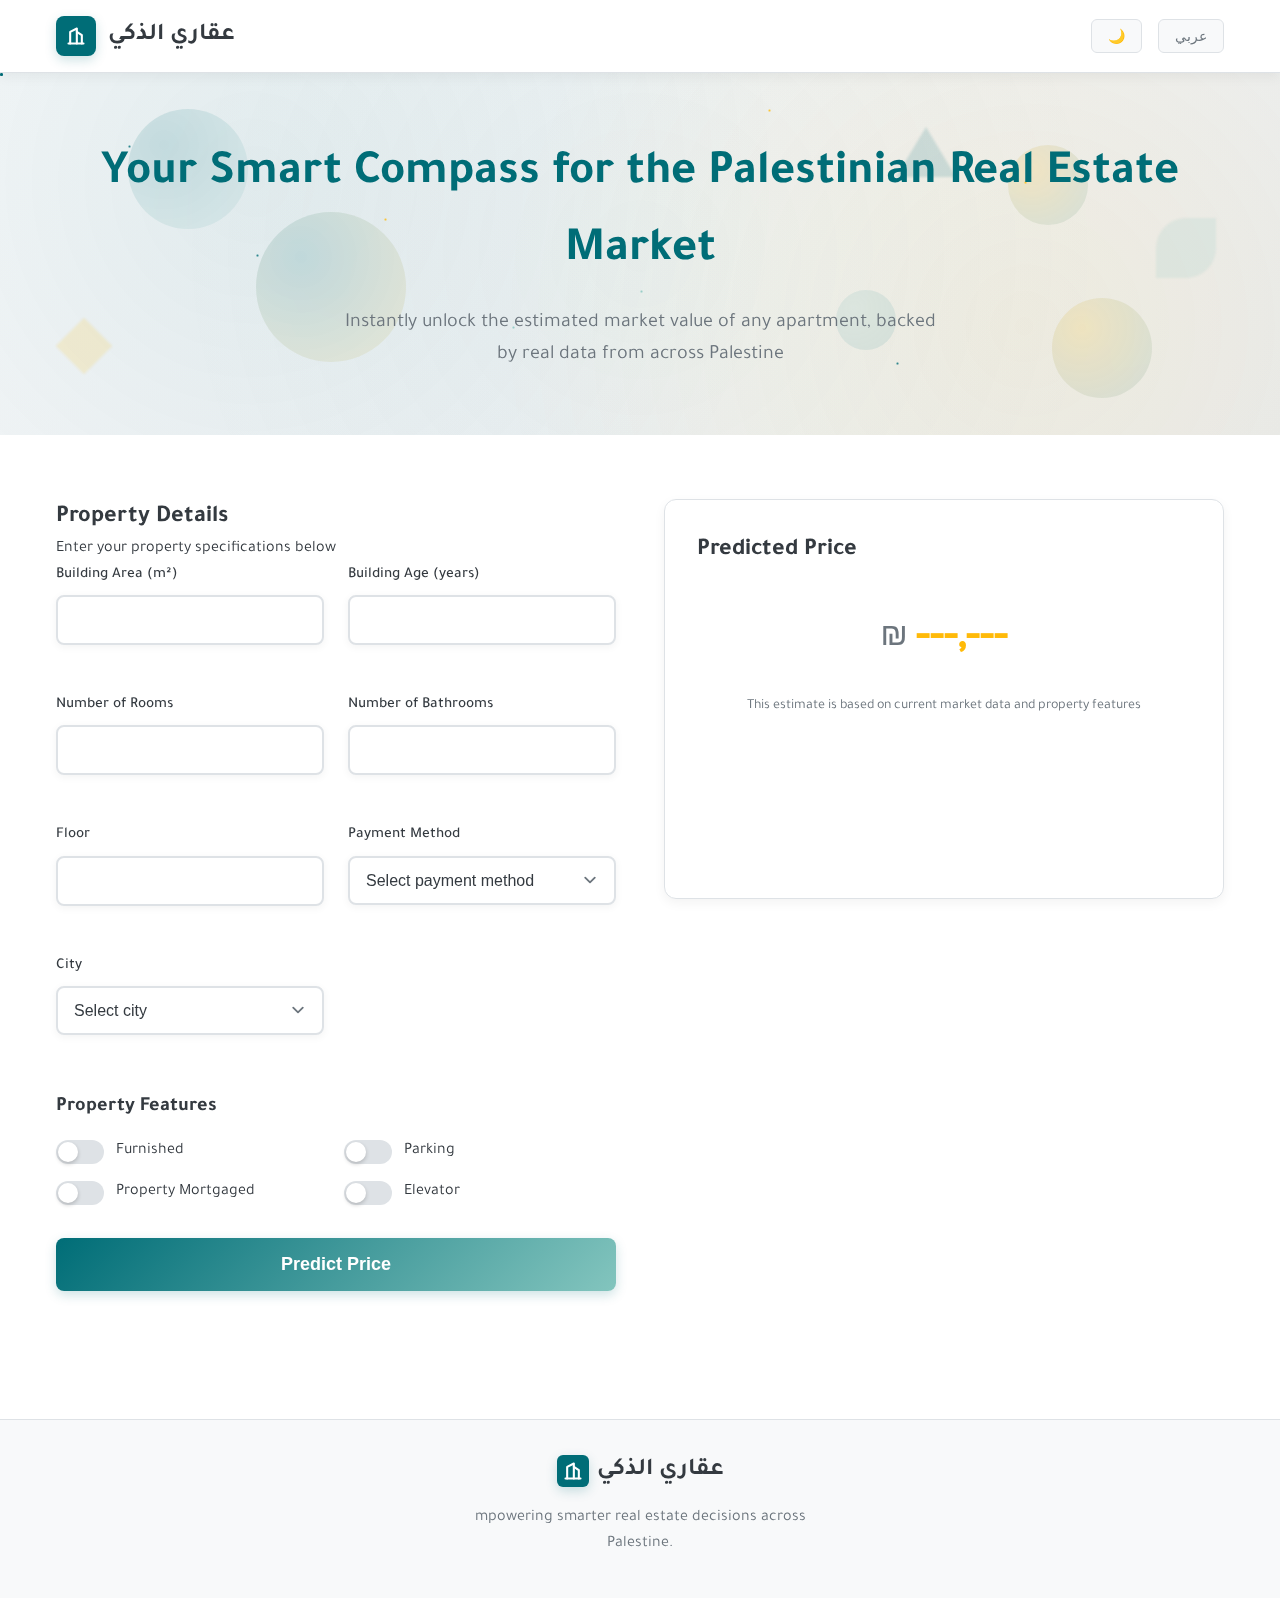
<file: index.html>
<!DOCTYPE html>
<html lang="en" dir="ltr">
<head>
    <meta charset="UTF-8">
    <meta name="viewport" content="width=device-width, initial-scale=1.0">
    <title>عقاري الذكي</title>
    <link rel="stylesheet" href="styles.css?v=1.1">
    <link href="https://fonts.googleapis.com/css2?family=Inter:wght@300;400;500;600;700&display=swap" rel="stylesheet">
    <link href="https://fonts.googleapis.com/css2?family=Tajawal:wght@400;500;700&display=swap" rel="stylesheet">
</head>
<body class="light-mode" data-lang="en">

<header class="header">
    <div class="container">
        <div class="header-content">
            <div class="logo">
                <div class="logo-icon">
                    <svg width="20" height="20" viewBox="0 0 24 24" fill="none" stroke="currentColor" stroke-width="2.5" stroke-linecap="round" stroke-linejoin="round">
                        <path d="M3 21h18"/>
                        <path d="M5 21V7l8-4v18"/>
                        <path d="M19 21V11l-6-4"/>
                    </svg>
                </div>
                <span class="logo-text">عقاري الذكي</span>
            </div>

            <div class="header-controls">
                <button class="theme-toggle" id="themeToggle">
                    <span class="theme-icon">🌙</span>
                </button>
                <button class="language-toggle" id="langToggle">
                    <span class="lang-text" data-en="عربي" data-ar="English">English</span>
                </button>
            </div>
        </div>
    </div>
</header>

<section class="hero">
    <div class="magical-background">
        <div class="floating-orb orb-1"></div>
        <div class="floating-orb orb-2"></div>
        <div class="floating-orb orb-3"></div>
        <div class="floating-orb orb-4"></div>
        <div class="floating-orb orb-5"></div>

        <div class="geometric-shape shape-1"></div>
        <div class="geometric-shape shape-2"></div>
        <div class="geometric-shape shape-3"></div>

        <div class="magic-particles">
            <div class="particle"></div>
            <div class="particle"></div>
            <div class="particle"></div>
            <div class="particle"></div>
            <div class="particle"></div>
            <div class="particle"></div>
            <div class="particle"></div>
            <div class="particle"></div>
            <div class="particle"></div>
            <div class="particle"></div>
            <div class="particle"></div>
            <div class="particle"></div>
            <div class="particle"></div>
            <div class="particle"></div>
            <div class="particle"></div>
            <div class="particle"></div>  
        </div>
    </div>
    <div class="container">
        <div class="hero-content">
            <h1 class="hero-title" data-en="Your Smart Compass for the Palestinian Real Estate Market" data-ar="بوصلتك الذكية لسوق العقارات الفلسطيني">
                Your Smart Compass for the Palestinian Real Estate Market
            </h1>
            <p class="hero-subtitle" data-en="Instantly unlock the estimated market value of any apartment, backed by real data from across Palestine" data-ar="اكتشف القيمة السوقية التقديرية لأي شقة فوراً، بناءً على بيانات من مختلف أنحاء فلسطين.">
                Instantly unlock the estimated market value of any apartment, backed by real-time data from across Palestine.
            </p>
        </div>
    </div>
</section>

<main class="main">
    <div class="container">
        <div class="prediction-interface">
            <div class="input-section">
                <div class="section-header">
                    <h2 data-en="Property Details" data-ar="تفاصيل العقار">Property Details</h2>
                    <p data-en="Enter your property specifications below" data-ar="أدخل مواصفات العقار أدناه">Enter your property specifications below</p>
                </div>

                <form class="property-form" id="propertyForm">
                    <div class="form-grid">
                        <div class="form-group">
                            <label data-en="Building Area (m²)" data-ar="مساحة البناء (م²)">Building Area (m²)</label>
                            <input type="number" id="buildingArea" placeholder="" min="1" required>
                        </div>

                        <div class="form-group">
                            <label data-en="Building Age (years)" data-ar="عمر البناء (سنوات)">Building Age (years)</label>
                            <input type="number" id="buildingAge" placeholder="" min="0" required>
                        </div>

                        <div class="form-group">
                            <label data-en="Number of Rooms" data-ar="عدد الغرف">Number of Rooms</label>
                            <input type="number" id="rooms" placeholder="" min="1" required>
                        </div>

                        <div class="form-group">
                            <label data-en="Number of Bathrooms" data-ar="عدد الحمامات">Number of Bathrooms</label>
                            <input type="number" id="bathrooms" placeholder="" min="1" required>
                        </div>

                        <div class="form-group">
                            <label data-en="Floor" data-ar="الطابق">Floor</label>
                            <input type="number" id="floor" placeholder="" min="0" required>
                        </div>

                        <div class="form-group">
                            <label data-en="Payment Method" data-ar="طريقة الدفع">Payment Method</label>
                            <select id="paymentMethod" required>
                                <option value="" data-en="Select payment method" data-ar="اختر طريقة الدفع">Select payment method</option>
                                <option value="cash" data-en="Cash" data-ar="نقدي">Cash</option>
                                <option value="mortgage" data-en="Mortgage" data-ar="رهن عقاري">Mortgage</option>
                                <option value="installments" data-en="Installments" data-ar="أقساط">Installments</option>
                            </select>
                        </div>

                        <div class="form-group full-width">
                            <label data-en="City" data-ar="المدينة">City</label>
                            <select id="city" required>
                                <option value="" data-en="Select city" data-ar="اختر المدينة">Select city</option>
                                <option value="jerusalem" data-en="Jerusalem" data-ar="القدس">Jerusalem</option>
                                <option value="ramallah" data-en="Ramallah" data-ar="رام الله">Ramallah</option>
                                <option value="bethlehem" data-en="Bethlehem" data-ar="بيت لحم">Bethlehem</option>
                                <option value="nablus" data-en="Nablus" data-ar="نابلس">Nablus</option>
                                <option value="hebron" data-en="Hebron" data-ar="الخليل">Hebron</option>
                            </select>
                        </div>
                    </div>

                    <div class="features-section">
                        <h3 data-en="Property Features" data-ar="مميزات العقار">Property Features</h3>
                        <div class="features-grid">
                            <div class="feature-toggle">
                                <label class="toggle-label">
                                    <input type="checkbox" id="furnished">
                                    <span class="toggle-slider"></span>
                                    <span class="toggle-text" data-en="Furnished" data-ar="مفروشة">Furnished</span>
                                </label>
                            </div>

                            <div class="feature-toggle">
                                <label class="toggle-label">
                                    <input type="checkbox" id="parking">
                                    <span class="toggle-slider"></span>
                                    <span class="toggle-text" data-en="Parking" data-ar="موقف سيارات">Parking</span>
                                </label>
                            </div>

                            <div class="feature-toggle">
                                <label class="toggle-label">
                                    <input type="checkbox" id="garden">
                                    <span class="toggle-slider"></span>
                                    <span class="toggle-text" data-en="Property Mortgaged" data-ar="العقار مرهون">Property Mortgaged</span>
                                </label>
                            </div>

                            <div class="feature-toggle">
                                <label class="toggle-label">
                                    <input type="checkbox" id="elevator">
                                    <span class="toggle-slider"></span>
                                    <span class="toggle-text" data-en="Elevator" data-ar="مصعد">Elevator</span>
                                </label>
                            </div>
                        </div>
                    </div>

                    <button type="submit" class="predict-btn" id="predictBtn">
                        <span class="btn-content">
                            <span class="btn-text" data-en="Predict Price" data-ar="تقدير السعر">Predict Price</span>
                        </span>
                        <div class="loading-spinner" style="display: none;">
                            <div class="spinner"></div>
                        </div>
                    </button>
                </form>
            </div>

            <div class="results-section">
                <div class="results-card" id="resultsCard">
                    <div class="results-header">
                        <h3 data-en="Predicted Price" data-ar="السعر المتوقع">Predicted Price</h3>
                    </div>

                    <div class="price-display" id="priceDisplay">
                        <div class="price-value">
                            <span class="currency">₪</span>
                            <span class="amount" id="predictedPrice">---,---</span>
                        </div>
                        <p class="price-description" data-en="This estimate is based on current market data and property features" data-ar="هذا التقدير مبني على بيانات السوق الحالية ومميزات العقار">
                            This estimate is based on current market data and property features
                        </p>
                    </div>

                    <div class="price-breakdown" id="priceBreakdown" style="display: none;">
                        <h4 data-en="Price Factors" data-ar="عوامل السعر">Price Factors</h4>
                        <div class="factor-list">
                            <div class="factor-item">
                                <span data-en="Location" data-ar="الموقع">Location</span>
                                <span class="factor-impact">+15%</span>
                            </div>
                            <div class="factor-item">
                                <span data-en="Size" data-ar="المساحة">Size</span>
                                <span class="factor-impact">+25%</span>
                            </div>
                            <div class="factor-item">
                                <span data-en="Age" data-ar="العمر">Age</span>
                                <span class="factor-impact">-5%</span>
                            </div>
                            <div class="factor-item">
                                <span data-en="Features" data-ar="المميزات">Features</span>
                                <span class="factor-impact">+8%</span>
                            </div>
                        </div>
                    </div>
                </div>
            </div>
        </div>
    </div>
</main>

<footer class="footer">
    <div class="container">
        <div class="footer-content">
            <div class="footer-logo">
                <div class="logo-icon">
                    <svg width="20" height="20" viewBox="0 0 24 24" fill="none" stroke="currentColor" stroke-width="2.5" stroke-linecap="round" stroke-linejoin="round">
                        <path d="M3 21h18"/>
                        <path d="M5 21V7l8-4v18"/>
                        <path d="M19 21V11l-6-4"/>
                    </svg>
                </div>
                <span class="logo-text">عقاري الذكي</span>
            </div>
            <p class="footer-description" data-en="mpowering smarter real estate decisions across Palestine." data-ar="نحو قرارات عقارية أذكى في فلسطين.">
                AI-powered real estate price prediction platform
            </p>
        </div>
    </div>
</footer>

<script src="script.js"></script>
</body>
</html>
</file>
<file: styles.css>
:root {
    --primary-color: #006D77;
    --secondary-color: #F8F9FA;
    --text-color: #343A40;
    --border-color: #dee2e6;
    --shadow-color: rgba(0, 0, 0, 0.1);
    --success-color: #FFBA08;
    --error-color: #dc3545;
    --warning-color: #ffc107;
    --bg-primary: #ffffff;
    --bg-secondary: #f8f9fa;
    --bg-tertiary: #e9ecef;
    --text-primary: #343a40;
    --text-secondary: #6c757d;
    --text-muted: #adb5bd;
    --shadow-light: rgba(0, 0, 0, 0.05);
    --shadow-medium: rgba(0, 0, 0, 0.1);
    --shadow-heavy: rgba(0, 0, 0, 0.15);
    --gradient-primary: linear-gradient(135deg, #006D77 0%, #83C5BE 100%);
    --gradient-secondary: linear-gradient(135deg, #FFBA08 0%, #FAD5A5 100%);
    --gradient-success: linear-gradient(135deg, #FFBA08 0%, #F4A261 100%);
}

.dark-mode {
    --bg-primary: #1a1d23;
    --bg-secondary: #252832;
    --bg-tertiary: #2f3349;
    --text-primary: #e8eaed;
    --text-secondary: #c4c7c5;
    --text-muted: #9aa0a6;
    --border-color: #3c4043;
    --shadow-light: rgba(0, 0, 0, 0.15);
    --shadow-medium: rgba(0, 0, 0, 0.25);
    --shadow-heavy: rgba(0, 0, 0, 0.35);
    --primary-color: #4fc3c7;
    --success-color: #ffd60a;
}

* {
    margin: 0;
    padding: 0;
    box-sizing: border-box;
    transition: color 0.3s ease, background-color 0.3s ease, border-color 0.3s ease;
}

body {
    font-family: "Tajawal", -apple-system, BlinkMacSystemFont, sans-serif;
    background: var(--bg-primary);
    color: var(--text-primary);
    line-height: 1.6;
    transition: all 0.3s ease;
    animation: fadeInUp 0.8s ease-out;
    perspective: 2000px;
    transform-style: preserve-3d;
    overflow-x: hidden;
}

/* Changed position to absolute */
.magical-background {
    position: absolute;
    top: 0;
    left: 0;
    width: 100%;
    height: 100%;
    pointer-events: none;
    z-index: 0;
    transform-style: preserve-3d;
    perspective: 1500px;
}

.floating-orb {
    position: absolute;
    border-radius: 50%;
    background: radial-gradient(circle at 30% 30%, rgba(0, 109, 119, 0.1), transparent);
    backdrop-filter: blur(20px);
    animation: magicalFloat 8s ease-in-out infinite;
    transform-style: preserve-3d;
}

.orb-1 {
    width: 120px;
    height: 120px;
    top: 10%;
    left: 10%;
    background: radial-gradient(circle at 30% 30%, rgba(0, 109, 119, 0.15), rgba(131, 197, 190, 0.1));
    animation-delay: 0s;
    animation-duration: 12s;
}

.orb-2 {
    width: 80px;
    height: 80px;
    top: 20%;
    right: 15%;
    background: radial-gradient(circle at 30% 30%, rgba(255, 186, 8, 0.15), rgba(0, 109, 119, 0.1));
    animation-delay: -2s;
    animation-duration: 10s;
}

.orb-3 {
    width: 150px;
    height: 150px;
    bottom: 20%;
    left: 20%;
    background: radial-gradient(circle at 30% 30%, rgba(0, 109, 119, 0.15), rgba(255, 186, 8, 0.1));
    animation-delay: -4s;
    animation-duration: 14s;
}

.orb-4 {
    width: 60px;
    height: 60px;
    top: 60%;
    right: 30%;
    background: radial-gradient(circle at 30% 30%, rgba(131, 197, 190, 0.15), rgba(0, 109, 119, 0.1));
    animation-delay: -6s;
    animation-duration: 8s;
}

.orb-5 {
    width: 100px;
    height: 100px;
    bottom: 10%;
    right: 10%;
    background: radial-gradient(circle at 30% 30%, rgba(255, 186, 8, 0.15), rgba(0, 109, 119, 0.1));
    animation-delay: -8s;
    animation-duration: 16s;
}

.geometric-shape {
    position: absolute;
    transform-style: preserve-3d;
    animation: geometricRotate 20s linear infinite;
}

.shape-1 {
    width: 0;
    height: 0;
    top: 15%;
    left: 70%;
    border-left: 30px solid transparent;
    border-right: 30px solid transparent;
    border-bottom: 50px solid rgba(0, 109, 119, 0.15);
    animation-delay: 0s;
    filter: blur(1px);
}

.shape-2 {
    width: 40px;
    height: 40px;
    top: 70%;
    left: 5%;
    background: rgba(255, 186, 8, 0.15);
    transform: rotate(45deg);
    animation-delay: -5s;
    filter: blur(1px);
}

.shape-3 {
    width: 60px;
    height: 60px;
    top: 40%;
    right: 5%;
    background: rgba(131, 197, 190, 0.15);
    border-radius: 50% 0 50% 0;
    animation-delay: -10s;
    filter: blur(1px);
}

.magic-particles {
    position: absolute;
    width: 100%;
    height: 100%;
    transform-style: preserve-3d;
}

.particle {
    position: absolute;
    width: 3px;
    height: 3px;
    background: radial-gradient(circle, rgba(0, 109, 119, 0.8), transparent);
    border-radius: 50%;
    animation: magicalParticles 15s linear infinite;
    transform-style: preserve-3d;
}

.particle:nth-child(1) {
    top: 20%;
    left: 10%;
    animation-delay: 0s;
    background: radial-gradient(circle, rgba(0, 109, 119, 0.8), transparent);
}

.particle:nth-child(2) {
    top: 40%;
    left: 30%;
    animation-delay: -2s;
    background: radial-gradient(circle, rgba(255, 186, 8, 0.8), transparent);
}

.particle:nth-child(3) {
    top: 60%;
    left: 50%;
    animation-delay: -4s;
    background: radial-gradient(circle, rgba(131, 197, 190, 0.8), transparent);
}

.particle:nth-child(4) {
    top: 80%;
    left: 70%;
    animation-delay: -6s;
    background: radial-gradient(circle, rgba(0, 109, 119, 0.8), transparent);
}

.particle:nth-child(5) {
    top: 30%;
    left: 80%;
    animation-delay: -8s;
    background: radial-gradient(circle, rgba(255, 186, 8, 0.8), transparent);
}

.particle:nth-child(6) {
    top: 50%;
    left: 20%;
    animation-delay: -10s;
    background: radial-gradient(circle, rgba(0, 109, 119, 0.8), transparent);
}

.particle:nth-child(7) {
    top: 70%;
    left: 40%;
    animation-delay: -12s;
    background: radial-gradient(circle, rgba(131, 197, 190, 0.8), transparent);
}

.particle:nth-child(8) {
    top: 10%;
    left: 60%;
    animation-delay: -14s;
    background: radial-gradient(circle, rgba(255, 186, 8, 0.8), transparent);
}

[dir="rtl"] {
    text-align: right;
}

[dir="rtl"] .form-grid {
    direction: rtl;
}

[dir="rtl"] .header-content {
    flex-direction: row-reverse;
}

[dir="rtl"] .header-controls {
    flex-direction: row-reverse;
}

[dir="rtl"] .logo {
    flex-direction: row-reverse;
}

.container {
    max-width: 1200px;
    margin: 0 auto;
    padding: 0 1rem;
    transform-style: preserve-3d;
}

.header {
    background: var(--bg-primary);
    border-bottom: 1px solid var(--border-color);
    padding: 1rem 0;
    position: sticky;
    top: 0;
    z-index: 100;
    backdrop-filter: blur(20px);
    animation: slideInRight 0.6s ease-out;
    box-shadow: 0 4px 12px var(--shadow-light);
    transform-style: preserve-3d;
}

.header-content {
    display: flex;
    justify-content: space-between;
    align-items: center;
}

.logo {
    display: flex;
    align-items: center;
    gap: 0.75rem;
}

.logo-icon {
    width: 2.5rem;
    height: 2.5rem;
    background: var(--primary-color);
    color: white;
    border-radius: 0.5rem;
    display: flex;
    align-items: center;
    justify-content: center;
    font-weight: 700;
    font-size: 1.25rem;
    transform-style: preserve-3d;
    box-shadow: 0 4px 12px rgba(0, 109, 119, 0.2);
}

.footer-logo .logo-icon {
    animation: magicalLogoFloat 6s ease-in-out infinite;
}

.logo-text {
    font-size: 1.5rem;
    font-weight: 700;
    color: var(--text-primary);
}

.header-controls {
    display: flex;
    align-items: center;
    gap: 1rem;
}

.theme-toggle,
.language-toggle {
    background: var(--bg-secondary);
    border: 1px solid var(--border-color);
    border-radius: 0.375rem;
    padding: 0.5rem 1rem;
    display: flex;
    align-items: center;
    justify-content: center;
    cursor: pointer;
    transition: all 0.3s ease;
    position: relative;
    overflow: hidden;
    transform-style: preserve-3d;
    font-size: 0.875rem;
    font-weight: 500;
    color: var(--text-secondary);
	max-height: 34px;
}

.theme-toggle::before,
.language-toggle::before {
    content: "";
    position: absolute;
    top: 0;
    left: -100%;
    width: 100%;
    height: 100%;
    background: linear-gradient(90deg, transparent, rgba(0, 109, 119, 0.1), transparent);
    transition: left 0.5s;
}

.theme-toggle:hover::before,
.language-toggle:hover::before {
    left: 100%;
}

.theme-toggle:hover,
.language-toggle:hover {
    background: var(--bg-tertiary);
    transform: translateY(-2px) translateZ(5px);
    box-shadow: 0 6px 20px var(--shadow-medium);
    border-color: var(--primary-color);
    color: var(--primary-color);
}

.language-toggle {
    border: 1px solid var(--border-color);
    border-radius: 0.375rem;
    overflow: hidden;
    transform-style: preserve-3d;
    padding: 0.5rem 1rem;
}

.lang-btn {
    background: none;
    border: none;
    cursor: pointer;
    color: var(--text-secondary);
    font-weight: 500;
    font-size: 0.875rem;
    transition: all 0.3s ease;
    transform-style: preserve-3d;
    padding: 0;
}

.lang-btn:hover {
    color: var(--primary-color);
    transform: translateZ(2px);
}

.lang-btn.active {
    color: var(--primary-color);
    font-weight: 600;
}

.lang-separator {
    color: var(--border-color);
    font-size: 0.875rem;
}

.hero {
    background: linear-gradient(135deg, var(--bg-secondary) 0%, var(--bg-tertiary) 100%);
    padding: 4rem 0;
    text-align: center;
    animation: fadeInUp 1s ease-out 0.2s both;
    transform-style: preserve-3d;
    position: relative;
    overflow: hidden;
    z-index: 1;
}

.hero::before {
    content: "";
    position: absolute;
    top: 0;
    left: 0;
    right: 0;
    bottom: 0;
    background: radial-gradient(circle at 20% 30%, rgba(0, 109, 119, 0.08) 0%, transparent 50%), radial-gradient(circle at 80% 70%, rgba(255, 186, 8, 0.08) 0%, transparent 50%), radial-gradient(circle at 50% 50%, rgba(131, 197, 190, 0.05) 0%, transparent 70%);
    transform: translateZ(-50px);
    z-index: -1;
    animation: magicalBackground 12s ease-in-out infinite;
}

.hero-title {
    font-size: 3rem;
    font-weight: 700;
    margin-bottom: 1rem;
    color: var(--primary-color);
    animation: magicalTitleScale 1.2s ease-out 0.4s both;
    transform-style: preserve-3d;
}

.hero-subtitle {
    font-size: 1.25rem;
    color: var(--text-secondary);
    max-width: 600px;
    margin: 0 auto;
    animation: magicalFadeIn 1s ease-out 0.8s both;
    transform-style: preserve-3d;
}

.hero-content {
    position: relative;
    z-index: 2;
}

.main {
    padding: 4rem 0;
    transform-style: preserve-3d;
    position: relative;
}

.prediction-interface {
    display: grid;
    grid-template-columns: 1fr 1fr;
    gap: 3rem;
    align-items: start;
    transform-style: preserve-3d;
    font-family: "Tajawal", -apple-system, BlinkMacSystemFont, sans-serif;
}

.form-group {
    margin-bottom: 1.5rem;
    position: relative;
    transform-style: preserve-3d;
}

.form-group label {
    display: block;
    margin-bottom: 0.5rem;
    font-weight: 500;
    color: var(--text-primary);
    font-size: 0.95rem;
    transform: translateZ(2px);
}

input[type="text"],
input[type="number"],
select {
    width: 100%;
    padding: 0.875rem 1rem;
    border: 2px solid var(--border-color);
    border-radius: 0.5rem;
    background: var(--bg-primary);
    color: var(--text-primary);
    font-size: 1rem;
    transition: all 0.3s ease;
    outline: none;
    position: relative;
    transform-style: preserve-3d;
    backdrop-filter: blur(10px);
    box-shadow: 0 2px 8px var(--shadow-light);
}

input[type="text"]::placeholder,
input[type="number"]::placeholder {
    color: var(--text-secondary);
    opacity: 0.7;
}

input[type="text"]:focus,
input[type="number"]:focus,
select:focus {
    border-color: var(--primary-color);
    box-shadow: 0 0 0 3px rgba(0, 109, 119, 0.1), 0 4px 12px var(--shadow-medium);
    transform: translateY(-2px) translateZ(4px);
    background: var(--bg-secondary);
}

input[type="text"]:hover,
input[type="number"]:hover,
select:hover {
    border-color: rgba(0, 109, 119, 0.4);
    transform: translateY(-1px) translateZ(2px);
    box-shadow: 0 3px 10px var(--shadow-light);
}

select {
    cursor: pointer;
    appearance: none;
    background-image: url("data:image/svg+xml,%3csvg xmlns='http://www.w3.org/2000/svg' fill='none' viewBox='0 0 20 20'%3e%3cpath stroke='%236c757d' stroke-linecap='round' stroke-linejoin='round' stroke-width='1.5' d='m6 8 4 4 4-4'/%3e%3c/svg%3e");
    background-position: right 0.75rem center;
    background-repeat: no-repeat;
    background-size: 1.5em 1.5em;
    padding-right: 2.5rem;
}

.dark-mode select {
    background-image: url("data:image/svg+xml,%3csvg xmlns='http://www.w3.org/2000/svg' fill='none' viewBox='0 0 20 20'%3e%3cpath stroke='%23adb5bd' stroke-linecap='round' stroke-linejoin='round' stroke-width='1.5' d='m6 8 4 4 4-4'/%3e%3c/svg%3e");
}

.form-grid {
    display: grid;
    grid-template-columns: 1fr 1fr;
    gap: 1.5rem;
    margin-bottom: 2rem;
}

.form-grid .form-group:nth-child(odd) {
    animation: slideInLeft 0.6s ease-out calc(var(--i, 0) * 0.1s) both;
}

.form-grid .form-group:nth-child(even) {
    animation: slideInRight 0.6s ease-out calc(var(--i, 0) * 0.1s) both;
}

.features-section {
    margin-bottom: 2rem;
}

.features-section h3 {
    font-size: 1.25rem;
    font-weight: 600;
    margin-bottom: 1rem;
}

.features-grid {
    display: grid;
    grid-template-columns: 1fr 1fr;
    gap: 1rem;
}

.feature-toggle {
    display: flex;
    align-items: center;
    animation: slideInRight 0.6s ease-out both;
}

.feature-toggle:nth-child(1) {
    animation-delay: 0.7s;
}

.feature-toggle:nth-child(2) {
    animation-delay: 0.8s;
}

.feature-toggle:nth-child(3) {
    animation-delay: 0.9s;
}

.feature-toggle:nth-child(4) {
    animation-delay: 1s;
}

.toggle-label {
    display: flex;
    align-items: center;
    gap: 0.75rem;
    cursor: pointer;
    user-select: none;
}

.toggle-label input[type="checkbox"] {
    display: none;
}

.toggle-slider {
    width: 3rem;
    height: 1.5rem;
    background: var(--border-color);
    border-radius: 1rem;
    position: relative;
    transition: all 0.3s ease;
    cursor: pointer;
    transform-style: preserve-3d;
    backdrop-filter: blur(5px);
}

.toggle-slider::before {
    content: "";
    position: absolute;
    width: 1.25rem;
    height: 1.25rem;
    background: white;
    border-radius: 50%;
    top: 0.125rem;
    left: 0.125rem;
    transition: all 0.3s ease;
    box-shadow: 0 2px 4px rgba(0, 0, 0, 0.2);
    transform: translateZ(2px);
}

.toggle-label input[type="checkbox"]:checked+.toggle-slider {
    background: var(--primary-color);
    box-shadow: 0 0 20px rgba(0, 109, 119, 0.3);
    transform: translateZ(4px);
}

.toggle-label input[type="checkbox"]:checked+.toggle-slider::before {
    transform: translateX(1.5rem) translateZ(4px);
    box-shadow: 0 4px 8px rgba(0, 0, 0, 0.2);
}

.toggle-label:hover .toggle-slider::before {
    transform: scale(1.1) translateZ(2px);
}

.predict-btn {
    width: 100%;
    background: var(--gradient-primary);
    color: white;
    border: none;
    border-radius: 0.5rem;
    padding: 1rem 2rem;
    font-size: 1.125rem;
    font-weight: 600;
    cursor: pointer;
    display: flex;
    align-items: center;
    justify-content: center;
    gap: 0.5rem;
    transition: all 0.3s ease;
    box-shadow: 0 4px 12px rgba(0, 109, 119, 0.2);
    position: relative;
    overflow: hidden;
    transform-style: preserve-3d;
    backdrop-filter: blur(10px);
}

.predict-btn::before {
    content: "";
    position: absolute;
    top: 0;
    left: -100%;
    width: 100%;
    height: 100%;
    background: linear-gradient(90deg, transparent, rgba(255, 255, 255, 0.2), transparent);
    transition: left 0.6s;
}

.predict-btn:hover::before {
    left: 100%;
}

.predict-btn:hover {
    transform: translateY(-3px) scale(1.02) translateZ(8px);
    box-shadow: 0 8px 25px rgba(0, 109, 119, 0.3);
    background: linear-gradient(135deg, #006D77 0%, #83C5BE 50%, #FFBA08 100%);
}

.predict-btn:active {
    transform: translateY(-1px) scale(0.98) translateZ(4px);
}

.results-section {
    position: sticky;
    top: 6rem;
    animation: fadeInUp 0.8s ease-out 0.5s both;
    transform-style: preserve-3d;
}

.results-card {
    background: var(--bg-primary);
    border: 1px solid var(--border-color);
    border-radius: 0.75rem;
    padding: 2rem;
    box-shadow: 0 4px 12px var(--shadow-light);
    min-height: 400px;
    transition: all 0.3s ease;
    transform-style: preserve-3d;
    transform: translateZ(0);
    backdrop-filter: blur(10px);
    position: relative;
    overflow: hidden;
}

.results-card::before {
    content: "";
    position: absolute;
    top: -2px;
    left: -2px;
    right: -2px;
    bottom: -2px;
    background: linear-gradient(45deg, rgba(0, 109, 119, 0.2), rgba(255, 186, 8, 0.2), rgba(131, 197, 190, 0.2));
    border-radius: 0.75rem;
    z-index: -1;
    opacity: 0;
    transition: opacity 0.3s ease;
}

.results-card:hover::before {
    opacity: 1;
}

.results-card:hover {
    box-shadow: 0 12px 30px var(--shadow-medium);
    transform: translateY(-4px) translateZ(12px);
}

.results-header {
    display: flex;
    justify-content: space-between;
    align-items: center;
    margin-bottom: 2rem;
}

.results-header h3 {
    font-size: 1.5rem;
    font-weight: 600;
}

.price-display {
    text-align: center;
    margin-bottom: 2rem;
}

.price-value {
    display: flex;
    align-items: center;
    justify-content: center;
    gap: 0.5rem;
    margin-bottom: 1rem;
    transition: all 0.3s ease;
    transform-style: preserve-3d;
}

.price-value:hover {
    transform: scale(1.05) translateZ(8px);
}

.price-value .amount {
    font-size: 3rem;
    font-weight: 700;
    color: var(--success-color);
    animation: magicalPriceScale 1s ease-out;
    transform-style: preserve-3d;
}

.price-value .currency {
    font-size: 2rem;
    color: var(--text-secondary);
}

.price-description {
    color: var(--text-secondary);
    font-size: 0.875rem;
}

.price-breakdown h4 {
    font-size: 1.125rem;
    font-weight: 600;
    margin-bottom: 1rem;
}

.factor-list {
    display: flex;
    flex-direction: column;
    gap: 0.75rem;
}

.factor-item {
    display: flex;
    justify-content: space-between;
    align-items: center;
    padding: 0.75rem;
    background: var(--bg-secondary);
    border-radius: 0.375rem;
    transition: all 0.3s ease;
    cursor: pointer;
    transform-style: preserve-3d;
    backdrop-filter: blur(5px);
    position: relative;
    overflow: hidden;
}

.factor-item::before {
    content: "";
    position: absolute;
    top: 0;
    left: -100%;
    width: 100%;
    height: 100%;
    background: linear-gradient(90deg, transparent, rgba(0, 109, 119, 0.1), transparent);
    transition: left 0.5s;
}

.factor-item:hover::before {
    left: 100%;
}

.factor-item:hover {
    background: var(--bg-tertiary);
    transform: translateX(8px) translateZ(4px);
    box-shadow: 0 6px 15px var(--shadow-light);
}

.factor-impact {
    font-weight: 600;
    color: var(--success-color);
}

.factor-impact:first-child {
    color: var(--error-color);
}

.footer {
    background: var(--bg-secondary);
    border-top: 1px solid var(--border-color);
    padding: 2rem 0 1rem;
    margin-top: 4rem;
    transform-style: preserve-3d;
}

.footer-content {
    display: flex;
    flex-direction: column;
    align-items: center;
    text-align: center;
    gap: 1rem;
    margin-bottom: 1.5rem;
}

.footer-logo {
    display: flex;
    align-items: center;
    gap: 0.5rem;
    font-size: 1.5rem;
    font-weight: 700;
    color: var(--text-primary);
}

.footer-logo .logo-icon {
    width: 2rem;
    height: 2rem;
    background: var(--primary-color);
    color: white;
    border-radius: 0.375rem;
    display: flex;
    align-items: center;
    justify-content: center;
    font-size: 1rem;
}

.footer-description {
    color: var(--text-secondary);
    line-height: 1.6;
    max-width: 400px;
    margin: 0;
}

.footer-bottom {
    text-align: center;
    padding-top: 1.5rem;
    border-top: 1px solid var(--border-color);
    color: var(--text-secondary);
    font-size: 0.875rem;
}

@media (max-width: 768px) {
    .hero-title {
        font-size: 2rem;
    }

    .hero-subtitle {
        font-size: 1rem;
    }

    .prediction-interface {
        grid-template-columns: 1fr;
        gap: 2rem;
    }

    .form-grid {
        grid-template-columns: 1fr;
    }

    .features-grid {
        grid-template-columns: 1fr;
    }

    .results-section {
        position: static;
    }

    .amount {
        font-size: 2rem;
    }

    .currency {
        font-size: 1.5rem;
    }

    .header-controls {
        gap: 0.5rem;
		flex-direction: row;
		align-items: center; 
		gap: 0.5rem;
    }

    .language-toggle {
        flex-direction: row;
		max-height: unset;
		padding: 0.5rem 0.75rem;
    }
	
	
}

@media (max-width: 480px) {
    .container {
        padding: 0 0.5rem;
    }

    .input-section,
    .results-card {
        padding: 1.5rem;
    }

    .hero {
        padding: 2rem 0;
    }

    .main {
        padding: 2rem 0;
    }

    .header-controls {
        flex-direction: row;
        gap: 0.5rem;

    }
}

@keyframes fadeInUp {
    from {
        opacity: 0;
        transform: translateY(30px);
    }

    to {
        opacity: 1;
        transform: translateY(0);
    }
}

@keyframes slideInRight {
    from {
        opacity: 0;
        transform: translateX(30px);
    }

    to {
        opacity: 1;
        transform: translateX(0);
    }
}

@keyframes slideInLeft {
    from {
        opacity: 0;
        transform: translateX(-30px);
    }

    to {
        opacity: 1;
        transform: translateX(0);
    }
}

@keyframes magicalFloat {
    0%,
    100% {
        transform: translateY(0px) translateX(0px) rotateZ(0deg) translateZ(0px);
    }

    25% {
        transform: translateY(-15px) translateX(8px) rotateZ(3deg) translateZ(5px);
    }

    50% {
        transform: translateY(-25px) translateX(-3px) rotateZ(0deg) translateZ(10px);
    }

    75% {
        transform: translateY(-15px) translateX(-8px) rotateZ(-3deg) translateZ(5px);
    }
}

@keyframes geometricRotate {
    0% {
        transform: rotateX(0deg) rotateY(0deg) rotateZ(0deg) translateZ(0px);
    }

    25% {
        transform: rotateX(90deg) rotateY(90deg) rotateZ(90deg) translateZ(10px);
    }

    50% {
        transform: rotateX(180deg) rotateY(180deg) rotateZ(180deg) translateZ(0px);
    }

    75% {
        transform: rotateX(270deg) rotateY(270deg) rotateZ(270deg) translateZ(-10px);
    }

    100% {
        transform: rotateX(360deg) rotateY(360deg) rotateZ(360deg) translateZ(0px);
    }
}

@keyframes magicalParticles {
    0% {
        transform: translateY(0) translateX(0) rotateZ(0deg) scale(0) translateZ(0px);
        opacity: 0;
    }

    10% {
        opacity: 1;
        transform: scale(1) translateZ(2px);
    }

    50% {
        transform: translateY(-40vh) translateX(60px) rotateZ(180deg) scale(1.2) translateZ(8px);
        opacity: 1;
    }

    90% {
        opacity: 1;
    }

    100% {
        transform: translateY(-80vh) translateX(120px) rotateZ(360deg) scale(0) translateZ(0px);
        opacity: 0;
    }
}

@keyframes magicalLogoFloat {
    0%,
    100% {
        transform: translateY(0px) rotateY(0deg) translateZ(0px) scale(1);
    }

    25% {
        transform: translateY(-4px) rotateY(5deg) translateZ(4px) scale(1.02);
    }

    50% {
        transform: translateY(-8px) rotateY(0deg) translateZ(8px) scale(1.05);
    }

    75% {
        transform: translateY(-4px) rotateY(-5deg) translateZ(4px) scale(1.02);
    }
}

@keyframes magicalBackground {
    0%,
    100% {
        transform: translateZ(-50px) scale(1);
        opacity: 1;
    }

    50% {
        transform: translateZ(-30px) scale(1.05);
        opacity: 0.9;
    }
}

@keyframes magicalTitleScale {
    from {
        opacity: 0;
        transform: scale(0.7) rotateX(15deg) translateZ(-30px);
    }

    to {
        opacity: 1;
        transform: scale(1) rotateX(0deg) translateZ(0px);
    }
}

@keyframes magicalFadeIn {
    from {
        opacity: 0;
        transform: translateY(30px) rotateX(10deg) translateZ(-20px);
    }

    to {
        opacity: 1;
        transform: translateY(0) rotateX(0deg) translateZ(0px);
    }
}

@keyframes magicalPriceScale {
    from {
        opacity: 0;
        transform: scale(0.5) rotateY(90deg) translateZ(-30px);
    }

    to {
        opacity: 1;
        transform: scale(1) rotateY(0deg) translateZ(0px);
    }
}

@media (max-width: 768px) {
    .logo-text {
        display: none;
    }
}

@media (max-width: 768px) {
    .orb-2,
    .orb-3,
    .orb-4,
    .orb-5 {
        display: none;
    }

}
</file>
